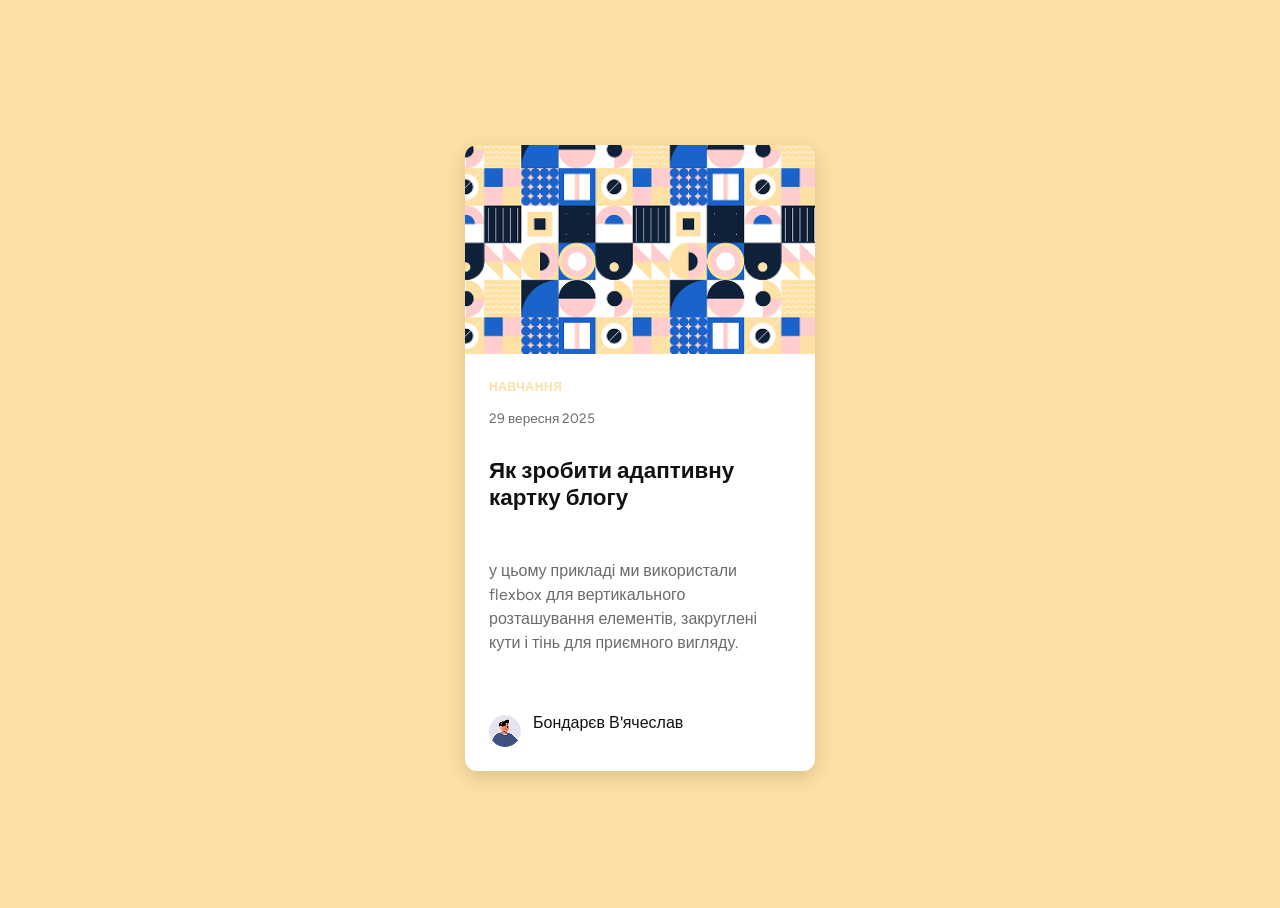
<file: index.html>
<!DOCTYPE html>
<html lang="uk">
<head>
  <link href="https://fonts.googleapis.com/css2?family=Figtree:wght@500;800&display=swap" rel="stylesheet">
  <meta charset="UTF-8">
  <meta name="viewport" content="width=device-width, initial-scale=1.0">
  <title>Практична робота №3</title>
  <link rel="stylesheet" href="styles.css">
</head>
<body>
  <div class="card">
    <img class="card__image" src="assets/images/Blog Image.png" alt="Зображення статті">
    <div class="card__content">
      <span class="card__category">Навчання</span>
      <span class="card__date">29 вересня 2025</span>
      <h2 class="card__title">Як зробити адаптивну картку блогу</h2>
      <p class="card__text">
         у цьому прикладі ми використали flexbox для вертикального розташування елементів, закруглені кути і тінь для приємного вигляду.
      </p>
      <div class="card__author">
        <img class="card__author" src="assets/images/avatar_male.png" alt="Автор">
        <span class="card__author-name">Бондарєв В'ячеслав</span>
      </div>
    </div>
  </div>
</body>
</html>
</file>
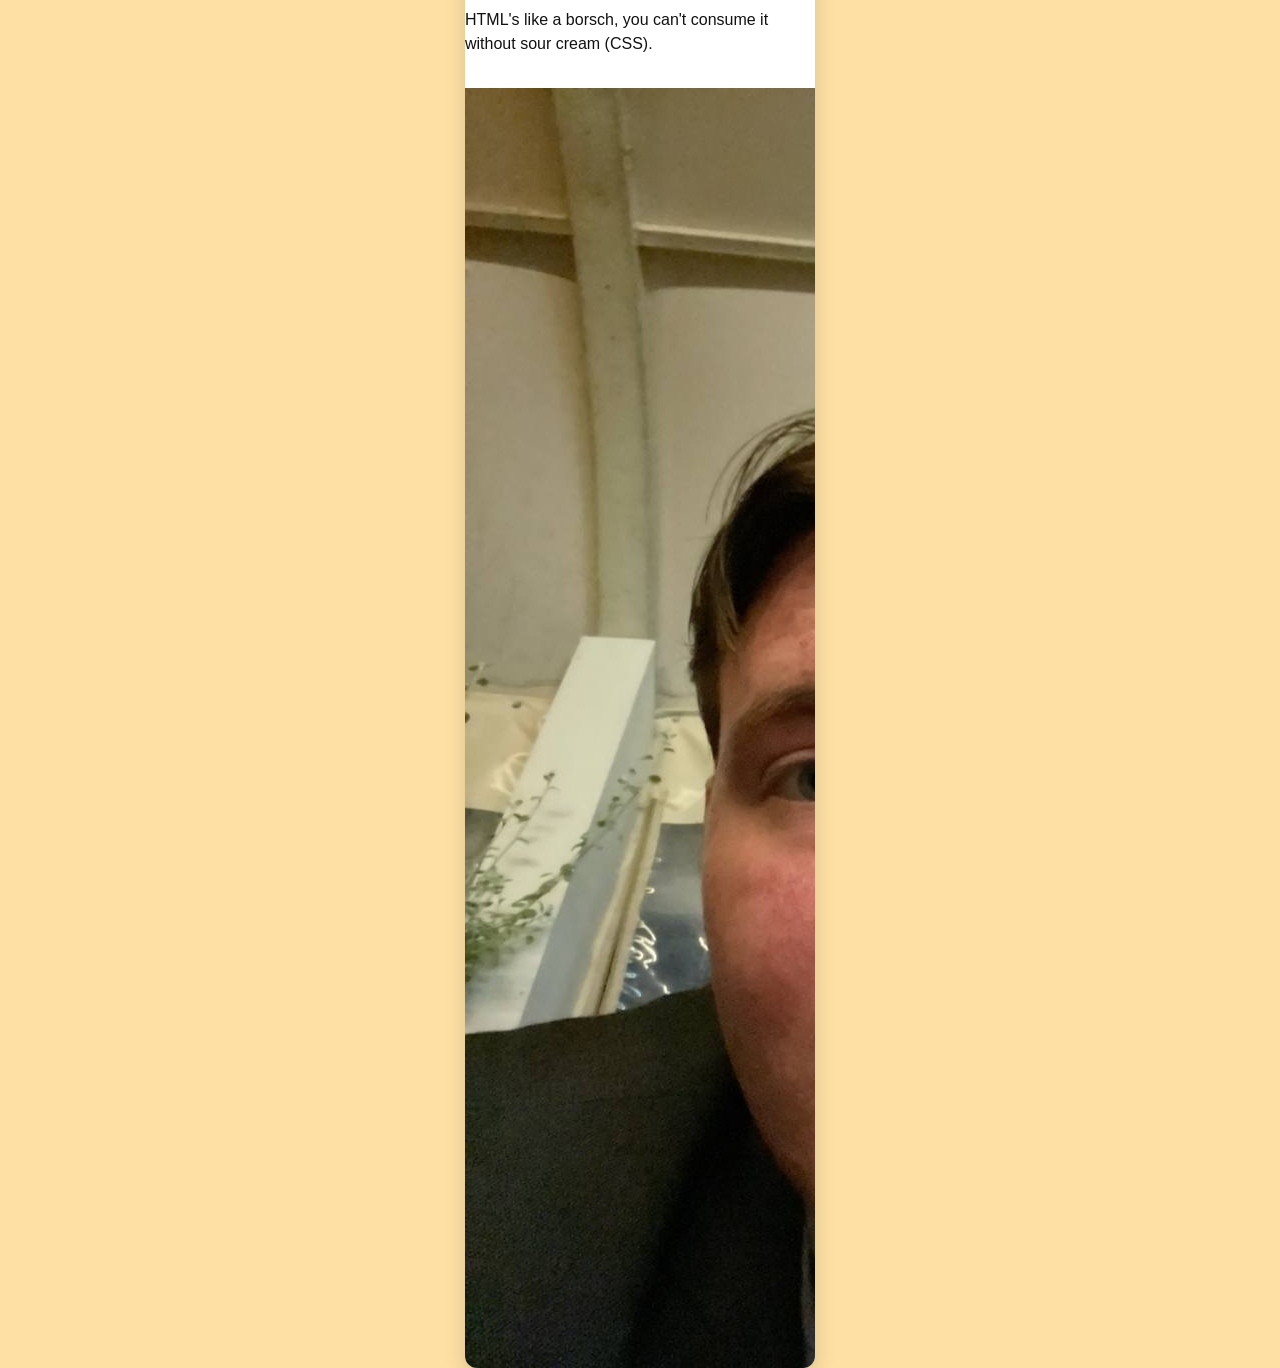
<file: prcte3.html>
<html lang="en">
<head>
  <meta charset="UTF-8">
  <meta name="viewport" content="width=device-width, initial-scale=1.0">
  <link rel="stylesheet" href="styles.css">
    <title>Blog Card</title>
</head>
<body>

<div class="card">
  <img src="dino.png" alt="Blog preview" class="card__image">
  <span class="card__category">Learning</span>
  <span class="card__date">Sep 21, 2025</span>
  <h2 class="card__title">HTML & CSS Foundations</h2>
  <p class="card__description">HTML's like a borsch, you can't consume it without sour cream (CSS).</p>
  <div class="card__author">
    <img src="chel.jpg" alt="Author photo" class="card__author-img">
    <span class="card__author-name">Bondariev Viacheslav</span>
  </div>
</div>
</file>
<file: styles.css>
html, body {
  height : 100%;
}

body {
  font-family: 'Figtree', sans-serif;
  background-color: hsl(40, 98%, 82%);
  color: hsl(0, 0%, 7%);
  font-size: 16px;
  line-height: 1.5;
  display: flex;
  justify-content: center;
  align-items: center;
}

/* Картка */
.card {
  background-color: hsl(0, 0%, 100%);
  max-width: 350px;
  border-radius: 12px;
  box-shadow: 0 6px 20px rgba(0,0,0,0.15);
  overflow: hidden;
  display: flex;
  flex-direction: column;
  transition: transform 0.2s ease, box-shadow 0.2s ease;
}

.card:hover {
  transform: translateY(-4px);
  box-shadow: 0 8px 24px rgba(0,0,0,0.2);
}

/* Зображення */
.card__image {
  width: 100%;
  display: block;
}

/* Контент */
.card__content {
  display: flex;
  flex-direction: column;
  gap: 0.75rem;
  padding: 1.5rem;
}

/* Категорія */
.card__category {
  font-size: 0.75rem;
  font-weight: 800;
  text-transform: uppercase;
  color: hsl(40, 98%, 82%);
  letter-spacing: 0.05em;
}

/* Дата */
.card__date {
  font-size: 0.85rem;
  color: hsl(0, 0%, 42%);
}

/* Заголовок */
.card__title {
  font-size: 1.4rem;
  font-weight: 800;
  line-height: 1.2;
  color: hsl(0, 0%, 7%);
  cursor: pointer;
  transition: color 0.2s ease;
}

.card__title:hover {
  color: hsl(40, 98%, 82%);
}

/* Основний текст */
.card__text {
  font-size: 1rem;
  color: hsl(0, 0%, 42%);
  line-height: 1.5;
}

/* Автор */
.card__author {
  display: flex;
  align-items: center;
  gap: 0.75rem;
  margin-top: 1rem;
}

.card__author-avatar {
  width: 36px;
  height: 36px;
  border-radius: 50%;
}

.card__author-name {
  font-weight: 500;
  font-size: 1rem;
  color: hsl(0, 0%, 7%);
}
</file>
